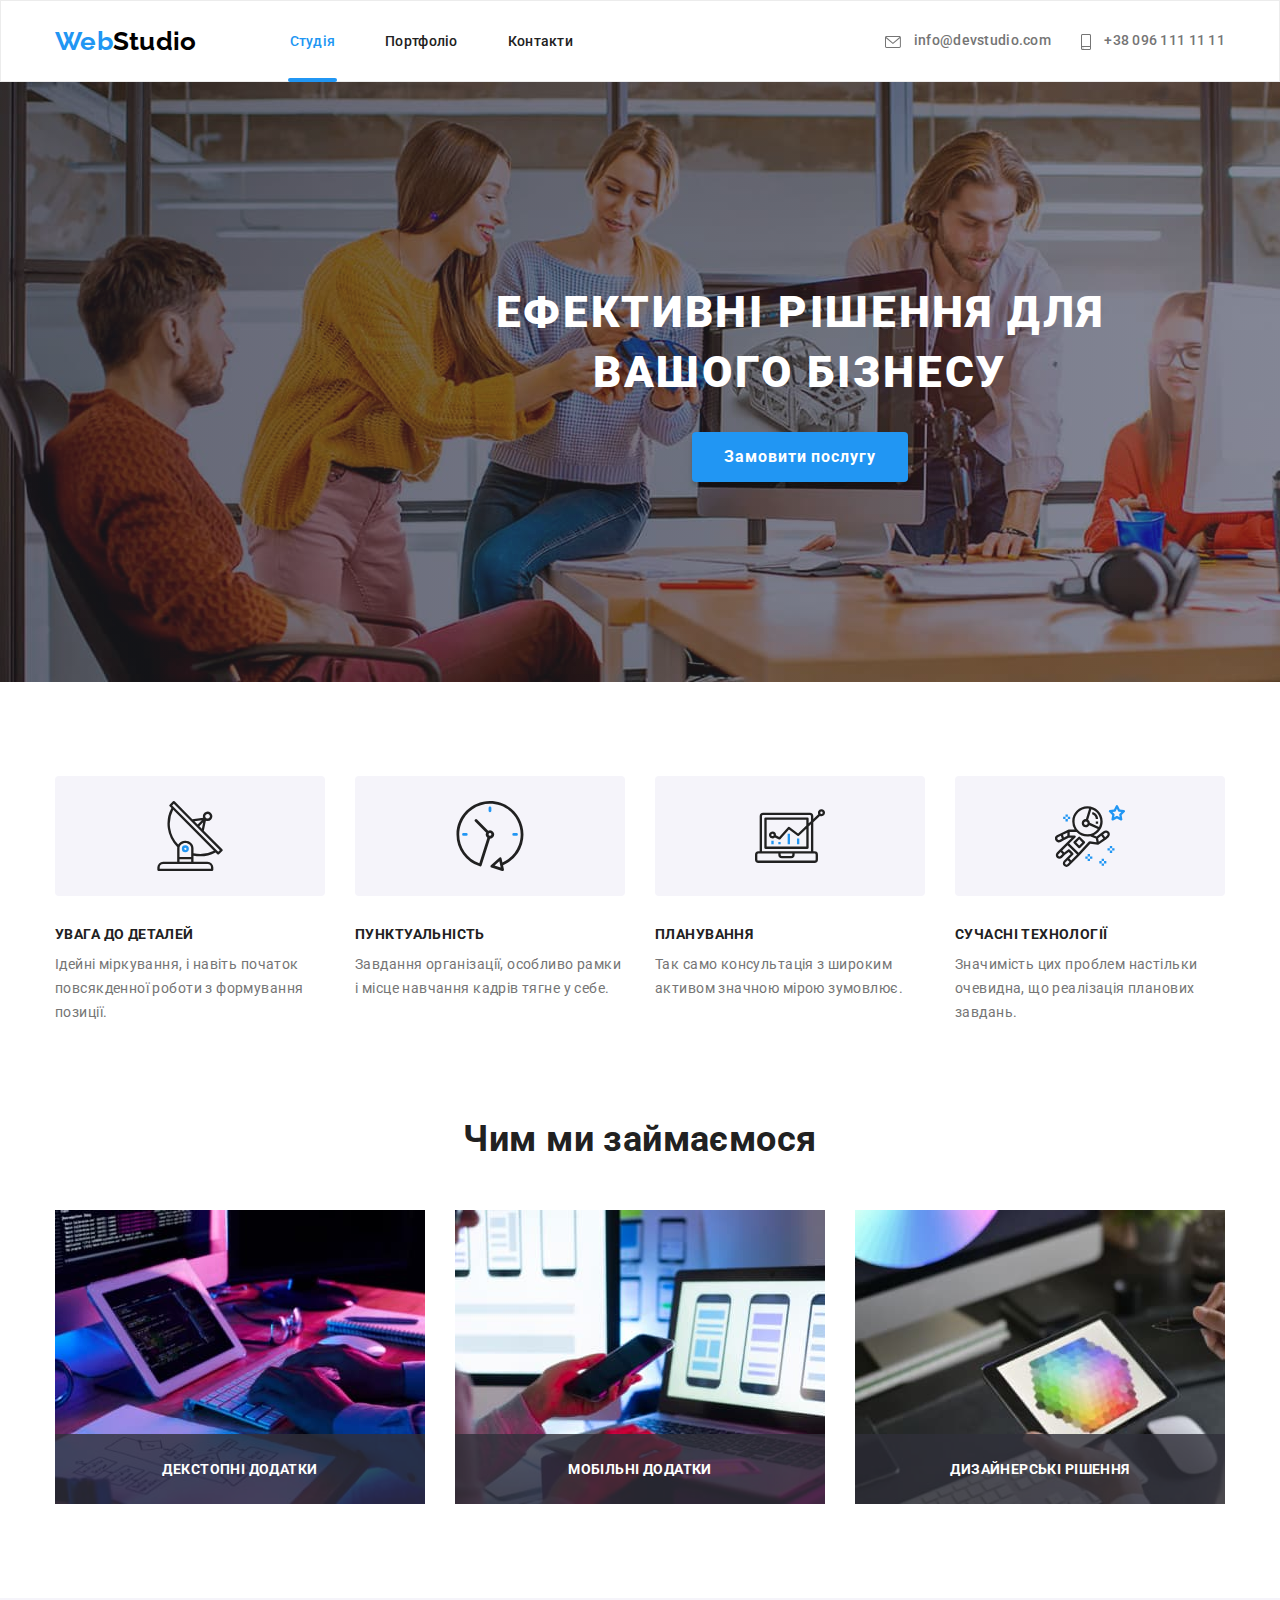
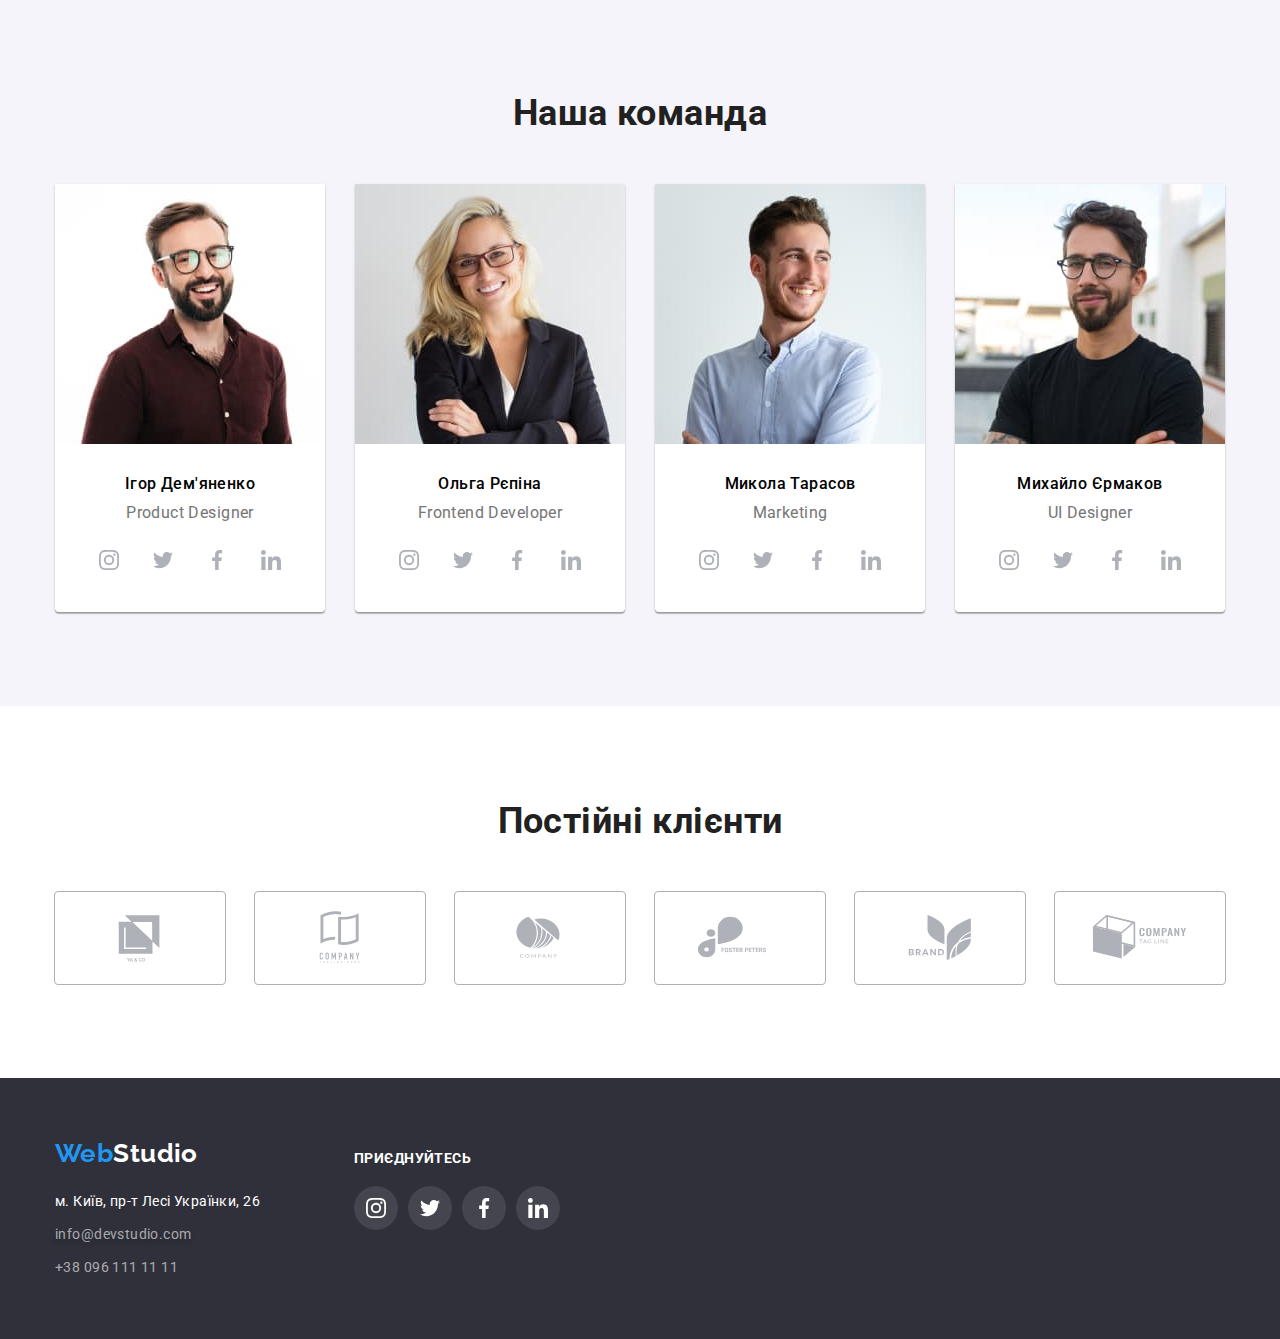
<file: index.html>
<!DOCTYPE html>
<html lang="uk">
  <head>
    <meta charset="utf-8" />
    <meta http-equiv="x-ua-compatible" content="ie=edge" />
    <meta name="viewport" content="width=device-width, initial-scale=1.0" />
    <title>WebStudio</title>

    <link rel="preconnect" href="https://fonts.googleapis.com" />
    <link rel="preconnect" href="https://fonts.gstatic.com" crossorigin />
    <link
      href="https://fonts.googleapis.com/css2?family=Raleway:wght@700&family=Roboto:wght@400;500;700;900&display=swap"
      rel="stylesheet"
    />

    <link
      rel="stylesheet"
      href="https://cdnjs.cloudflare.com/ajax/libs/modern-normalize/1.1.0/modern-normalize.min.css"
    />
    <link rel="stylesheet" href="./css/styles.css" />
  </head>
  <body>
    <!-- header -->
    <header class="page-header">
      <div class="container main-nav">
        <nav class="main-nav">
          <a class="logo link" href="#" lang="en"
            >Web<span class="logo-part-header">Studio</span></a
          >
          <ul class="site-nav list">
            <li class="item"><a class="link current" href="#">Студія</a></li>
            <li class="item">
              <a class="link" href="./portfolio.html">Портфоліо</a>
            </li>
            <li class="item"><a class="link" href="#">Контакти</a></li>
          </ul>
        </nav>
        <ul class="contacts-list list">
          <li class="item">
            <a class="link" href="mailto:info@devstudio.com" lang="en">
              <svg class="icons-header-contacts" width="16px" height="12px">
                <use href="./images/icons.svg#icon-envelope"></use>
              </svg>
              info@devstudio.com</a
            >
          </li>
          <li class="item">
            <a class="link" href="tel:+380961111111">
              <svg class="icons-header-contacts" width="10px" height="16px">
                <use href="./images/icons.svg#icon-smartphone"></use>
              </svg>
              +38 096 111 11 11
            </a>
          </li>
        </ul>
      </div>
    </header>
    <!-- main -->
    <main>
      <section class="hero section">
        <div class="container centered">
          <h1 class="main-title">Ефективні рішення для <br />вашого бізнесу</h1>
          <button class="btn-studio btn" type="button" data-modal-open>
            Замовити послугу
          </button>
        </div>
      </section>
      <!-- features section -->
      <section class="features section">
        <div class="container">
          <h2 class="visually-hidden">Особливості</h2>
          <ul class="features-list list">
            <li class="item">
              <div class="thumb-features">
                <svg class="icon-features" width="70" height="70">
                  <use href="./images/icons.svg#icon-antenna"></use>
                </svg>
              </div>
              <h3 class="features-list-header">Увага до деталей</h3>
              <p class="features-list-description">
                Ідейні міркування, і навіть початок повсякденної роботи з
                формування позиції.
              </p>
            </li>
            <li class="item">
              <div class="thumb-features">
                <svg class="icon-features" width="70" height="70">
                  <use href="./images/icons.svg#icon-clock"></use>
                </svg>
              </div>
              <h3 class="features-list-header">Пунктуальність</h3>
              <p class="features-list-description">
                Завдання організації, особливо рамки і місце навчання кадрів
                тягне у себе.
              </p>
            </li>
            <li class="item">
              <div class="thumb-features">
                <svg class="icon-features" width="70" height="70">
                  <use href="./images/icons.svg#icon-diagram"></use>
                </svg>
              </div>
              <h3 class="features-list-header">Планування</h3>
              <p class="features-list-description">
                Так само консультація з широким активом значною мірою зумовлює.
              </p>
            </li>
            <li class="item">
              <div class="thumb-features">
                <svg class="icon-features" width="70" height="70">
                  <use href="./images/icons.svg#icon-astronaut"></use>
                </svg>
              </div>
              <h3 class="features-list-header">Сучасні технології</h3>
              <p class="features-list-description">
                Значимість цих проблем настільки очевидна, що реалізація
                планових завдань.
              </p>
            </li>
          </ul>
        </div>
      </section>
      <!-- What we're doing -->
      <section class="works section">
        <h2 class="section-title">Чим ми займаємося</h2>
        <div class="container">
          <ul class="works-list list">
            <li class="item">
              <div class="works-thumb">
                <img
                  src="./images/box1.jpg"
                  alt="робота з планшетом та ПК"
                  width="370"
                />
                <div class="works-thumb-bgc">
                  <p class="works-text">Декстопні додатки</p>
                </div>
              </div>
            </li>
            <li class="item">
              <div class="works-thumb">
                <img
                  src="./images/box2.jpg"
                  alt="робота з ноутбуком"
                  width="370"
                />
                <div class="works-thumb-bgc">
                  <p class="works-text">Мобільні додатки</p>
                </div>
              </div>
            </li>
            <li class="item">
              <div class="works-thumb">
                <img
                  src="./images/box3.jpg"
                  alt="робота з планшетом"
                  width="370"
                />
                <div class="works-thumb-bgc">
                  <p class="works-text">Дизайнерські рішення</p>
                </div>
              </div>
            </li>
          </ul>
        </div>
      </section>
      <!-- our team -->
      <section class="team section">
        <h2 class="section-title">Наша команда</h2>
        <div class="container">
          <ul class="team-list list">
            <li class="item">
              <img
                src="./images/teamcard1.jpg"
                alt="молодий чоловік з бородою, в окулярах та коричневій рубашці, чорнявий"
                width="270"
              />
              <div class="team-list-container">
                <h3 class="team-list-header">Ігор Дем'яненко</h3>
                <p class="team-list-description" lang="en">Product Designer</p>

                <ul class="social-link-list list">
                  <li class="social-item">
                    <a class="social-link" href="">
                      <svg class="icon-social-link" width="20" height="20">
                        <use href="./images/icons.svg#icon-instagram"></use>
                      </svg>
                    </a>
                  </li>
                  <li class="social-item">
                    <a class="social-link link" href="#">
                      <svg class="icon-social-link" width="20" height="20">
                        <use href="./images/icons.svg#icon-twitter"></use>
                      </svg>
                    </a>
                  </li>
                  <li class="social-item">
                    <a class="social-link link" href="#">
                      <svg class="icon-social-link" width="20" height="20">
                        <use href="./images/icons.svg#icon-facebook"></use>
                      </svg>
                    </a>
                  </li>
                  <li class="social-item">
                    <a class="social-link link" href="#">
                      <svg class="icon-social-link" width="20" height="20">
                        <use href="./images/icons.svg#icon-linkedin"></use>
                      </svg>
                    </a>
                  </li>
                </ul>
              </div>
            </li>
            <li class="item">
              <img
                src="./images/teamcard2.jpg"
                alt="жінка, білявка в окулярах та діловому костюмі"
                width="270"
              />
              <div class="team-list-container">
                <h3 class="team-list-header">Ольга Рєпіна</h3>
                <p class="team-list-description" lang="en">
                  Frontend Developer
                </p>
                <ul class="social-link-list list">
                  <li class="social-item">
                    <a class="social-link" href="">
                      <svg class="icon-social-link" width="20" height="20">
                        <use href="./images/icons.svg#icon-instagram"></use>
                      </svg>
                    </a>
                  </li>
                  <li class="social-item">
                    <a class="social-link link" href="#">
                      <svg class="icon-social-link" width="20" height="20">
                        <use href="./images/icons.svg#icon-twitter"></use>
                      </svg>
                    </a>
                  </li>
                  <li class="social-item">
                    <a class="social-link link" href="#">
                      <svg class="icon-social-link" width="20" height="20">
                        <use href="./images/icons.svg#icon-facebook"></use>
                      </svg>
                    </a>
                  </li>
                  <li class="social-item">
                    <a class="social-link link" href="#">
                      <svg class="icon-social-link" width="20" height="20">
                        <use href="./images/icons.svg#icon-linkedin"></use>
                      </svg>
                    </a>
                  </li>
                </ul>
              </div>
            </li>
            <li class="item">
              <img
                src="./images/teamcard3.jpg"
                alt="молодий чоловік з бородою та в голубій сорочці, русий"
                width="270"
              />
              <div class="team-list-container">
                <h3 class="team-list-header">Микола Тарасов</h3>
                <p class="team-list-description" lang="en">Marketing</p>
                <ul class="social-link-list list">
                  <li class="social-item">
                    <a class="social-link" href="">
                      <svg class="icon-social-link" width="20" height="20">
                        <use href="./images/icons.svg#icon-instagram"></use>
                      </svg>
                    </a>
                  </li>
                  <li class="social-item">
                    <a class="social-link link" href="#">
                      <svg class="icon-social-link" width="20" height="20">
                        <use href="./images/icons.svg#icon-twitter"></use>
                      </svg>
                    </a>
                  </li>
                  <li class="social-item">
                    <a class="social-link link" href="#">
                      <svg class="icon-social-link" width="20" height="20">
                        <use href="./images/icons.svg#icon-facebook"></use>
                      </svg>
                    </a>
                  </li>
                  <li class="social-item">
                    <a class="social-link link" href="#">
                      <svg class="icon-social-link" width="20" height="20">
                        <use href="./images/icons.svg#icon-linkedin"></use>
                      </svg>
                    </a>
                  </li>
                </ul>
              </div>
            </li>

            <li class="item">
              <img
                src="./images/teamcard4.jpg"
                alt="молодий чоловік з бородою, в окулярах та в чорній сорочці, чорнявий"
                width="270"
              />
              <div class="team-list-container">
                <h3 class="team-list-header">Михайло Єрмаков</h3>
                <p class="team-list-description" lang="en">UI Designer</p>
                <ul class="social-link-list list">
                  <li class="social-item">
                    <a class="social-link" href="">
                      <svg class="icon-social-link" width="20" height="20">
                        <use href="./images/icons.svg#icon-instagram"></use>
                      </svg>
                    </a>
                  </li>
                  <li class="social-item">
                    <a class="social-link link" href="#">
                      <svg class="icon-social-link" width="20" height="20">
                        <use href="./images/icons.svg#icon-twitter"></use>
                      </svg>
                    </a>
                  </li>
                  <li class="social-item">
                    <a class="social-link link" href="#">
                      <svg class="icon-social-link" width="20" height="20">
                        <use href="./images/icons.svg#icon-facebook"></use>
                      </svg>
                    </a>
                  </li>
                  <li class="social-item">
                    <a class="social-link link" href="#">
                      <svg class="icon-social-link" width="20" height="20">
                        <use href="./images/icons.svg#icon-linkedin"></use>
                      </svg>
                    </a>
                  </li>
                </ul>
              </div>
            </li>
          </ul>
        </div>
      </section>
      <section class="clients section">
        <div class="container">
          <h2 class="section-title">Постійні клієнти</h2>
          <ul class="clients-list list">
            <li class="clients-item">
              <a class="clients-link link" href="">
                <svg class="icon-client" width="106" height="60">
                  <use href="./images/icons.svg#icon-client-1"></use>
                </svg>
              </a>
            </li>
            <li class="clients-item">
              <a class="clients-link link" href="">
                <svg class="icon-client" width="106" height="60">
                  <use href="./images/icons.svg#icon-client-2"></use>
                </svg>
              </a>
            </li>
            <li class="clients-item">
              <a class="clients-link link" href="">
                <svg class="icon-client" width="106" height="60">
                  <use href="./images/icons.svg#icon-client-3"></use>
                </svg>
              </a>
            </li>
            <li class="clients-item">
              <a class="clients-link link" href="">
                <svg class="icon-client" width="106" height="60">
                  <use href="./images/icons.svg#icon-client-4"></use>
                </svg>
              </a>
            </li>
            <li class="clients-item">
              <a class="clients-link link" href="">
                <svg class="icon-client" width="106" height="60">
                  <use href="./images/icons.svg#icon-client-5"></use>
                </svg>
              </a>
            </li>
            <li class="clients-item">
              <a class="clients-link link" href="">
                <svg class="icon-client" width="106" height="60">
                  <use href="./images/icons.svg#icon-client-6"></use>
                </svg>
              </a>
            </li>
          </ul>
        </div>
      </section>
    </main>
    <!-- footer -->
    <footer class="foo">
      <div class="container foooter-flex">
        <div>
          <a href="#" class="logo foot link" lang="en"
            >Web<span class="logo-part-footer">Studio</span></a
          >
          <address>
            <ul class="address-list list">
              <li class="item">
                <a
                  href="https://www.google.com/maps/d/embed?mid=10uSM3H-mIU3GznYo2szRIEphczw&hl=en_US&ehbc=2E312F"
                  target="_blank"
                  rel="noopener noreferrer nofollow"
                  class="address-link link"
                  >м. Київ, пр-т Лесі Українки, 26</a
                >
              </li>
              <li class="item">
                <a
                  href="mailto:info@devstudio.com"
                  lang="en"
                  class="foo-mail link"
                  >info@devstudio.com</a
                >
              </li>
              <li class="item">
                <a href="tel:+380961111111" class="foo-phone link"
                  >+38 096 111 11 11</a
                >
              </li>
            </ul>
          </address>
        </div>
        <div class="social-footer">
          <h2 class="foo-header">Приєднуйтесь</h2>
          <ul class="social-link-list list">
            <li class="social-item">
              <a class="social-link social-foo-link link" href="">
                <svg class="icon-social-link icon-foo" width="20" height="20">
                  <use href="./images/icons.svg#icon-instagram"></use>
                </svg>
              </a>
            </li>
            <li class="social-item">
              <a class="social-link social-foo-link link" href="#">
                <svg class="icon-social-link icon-foo" width="20" height="20">
                  <use href="./images/icons.svg#icon-twitter"></use>
                </svg>
              </a>
            </li>
            <li class="social-item">
              <a class="social-link social-foo-link link" href="#">
                <svg class="icon-social-link icon-foo" width="20" height="20">
                  <use href="./images/icons.svg#icon-facebook"></use>
                </svg>
              </a>
            </li>
            <li class="social-item">
              <a class="social-link social-foo-link link" href="#">
                <svg class="icon-social-link icon-foo" width="20" height="20">
                  <use href="./images/icons.svg#icon-linkedin"></use>
                </svg>
              </a>
            </li>
          </ul>
        </div>
      </div>
    </footer>

    <!-- overlay + modal -->
    <div class="backdrop is-hidden" data-modal>
      <div class="modal">
        <button class="button-close" type="button" data-modal-close>
          <svg class="icon-close-btn" width="11" height="11">
            <use href="./images/icons.svg#icon-close-btn"></use>
          </svg>
        </button>
      </div>
    </div>

    <script src="./js/modal.js"></script>
  </body>
</html>
</file>
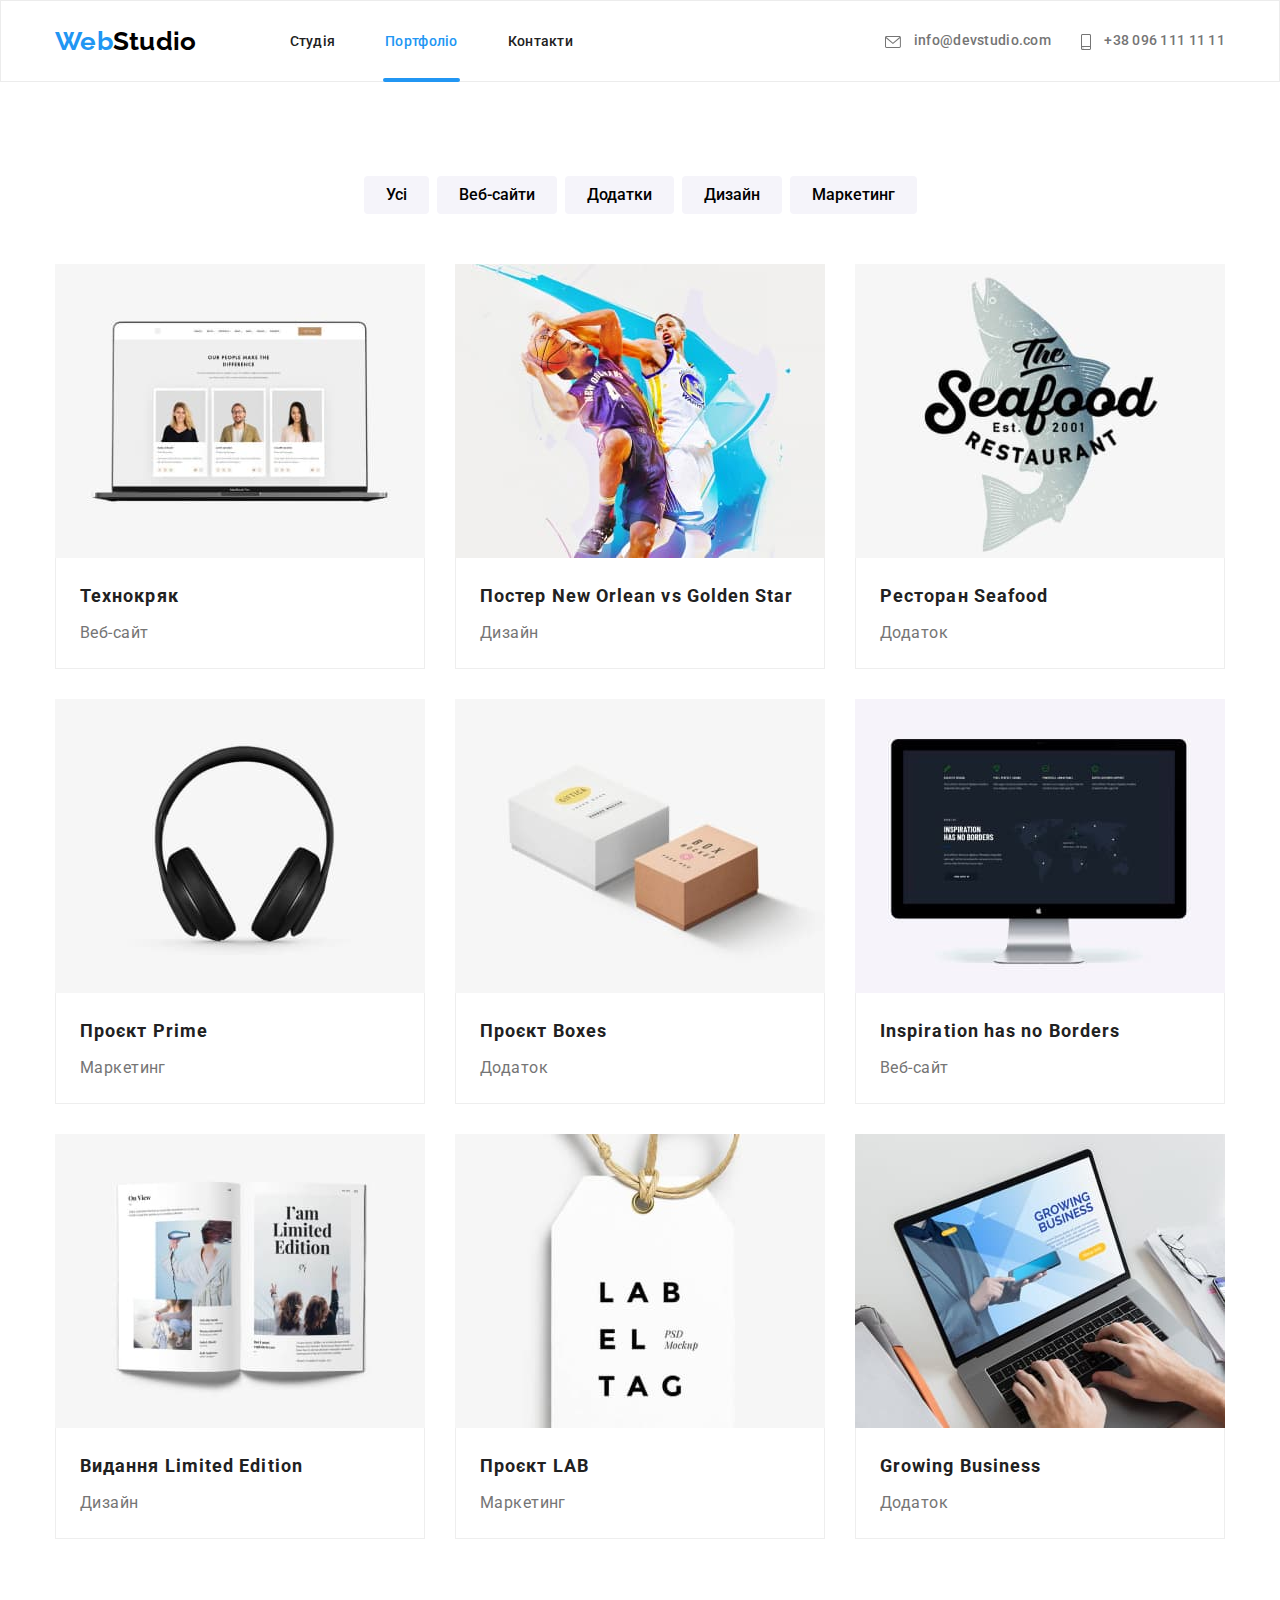
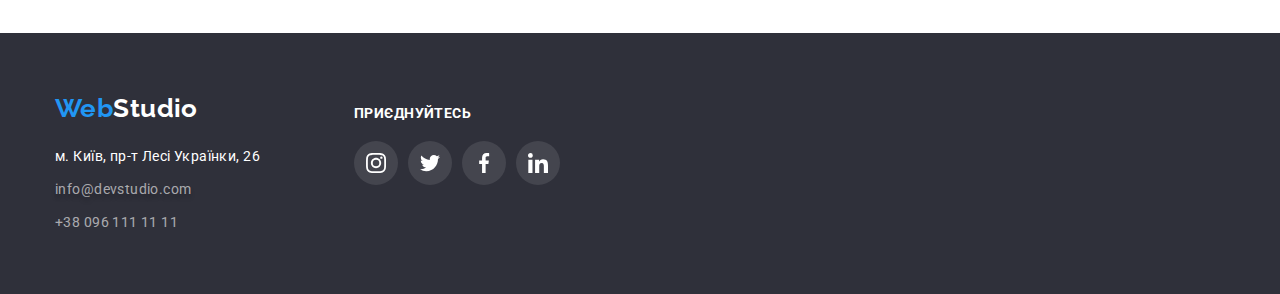
<file: portfolio.html>
<!DOCTYPE html>
<html lang="uk">
  <head>
    <meta charset="utf-8" />
    <meta http-equiv="x-ua-compatible" content="ie=edge" />
    <meta name="viewport" content="width=device-width, initial-scale=1.0" />
    <title>Portfolio</title>

    <link rel="preconnect" href="https://fonts.googleapis.com" />
    <link rel="preconnect" href="https://fonts.gstatic.com" crossorigin />
    <link
      href="https://fonts.googleapis.com/css2?family=Raleway:wght@700&family=Roboto:wght@400;500;700&display=swap"
      rel="stylesheet"
    />
    <link
      rel="stylesheet"
      href="https://cdnjs.cloudflare.com/ajax/libs/modern-normalize/1.1.0/modern-normalize.min.css"
    />
    <link rel="stylesheet" href="./css/styles.css" />
  </head>
  <body>
    <header class="page-header">
      <div class="container main-nav">
        <nav class="main-nav">
          <a href="./index.html" class="logo link" lang="en"
            >Web<span class="logo-part-header">Studio</span></a
          >
          <ul class="site-nav list">
            <li class="item"><a href="./index.html" class="link">Студія</a></li>
            <li class="item">
              <a href="#" class="link current">Портфоліо</a>
            </li>
            <li class="item"><a href="#" class="link">Контакти</a></li>
          </ul>
        </nav>
        <ul class="contacts-list list">
          <li class="item">
            <a href="mailto:info@devstudio.com" lang="en" class="link">
              <svg class="icons-header-contacts" width="16px" height="12px">
                <use href="./images/icons.svg#icon-envelope"></use>
              </svg>
              info@devstudio.com</a
            >
          </li>
          <li class="item">
            <a href="tel:+380961111111" class="link">
              <svg class="icons-header-contacts" width="10px" height="16px">
                <use href="./images/icons.svg#icon-smartphone"></use>
              </svg>
              +38 096 111 11 11
            </a>
          </li>
        </ul>
      </div>
    </header>
    <!-- main -->
    <main>
      <section class="portfolio-projects section">
        <h1 class="visually-hidden">Наші проєкти</h1>
        <div class="container">
          <ul class="portfolio-btn-list list">
            <li class="item"><button type="button" class="btn">Усі</button></li>
            <li class="item">
              <button type="button" class="btn">Веб-сайти</button>
            </li>
            <li class="item">
              <button type="button" class="btn">Додатки</button>
            </li>
            <li class="item">
              <button type="button" class="btn">Дизайн</button>
            </li>
            <li class="item">
              <button type="button" class="btn">Маркетинг</button>
            </li>
          </ul>

          <ul class="portfolio-projects-list list">
            <li class="item">
              <a class="project-link link" href="#">
                <div class="projects-thumb">
                  <img
                    src="./images/project1.jpg"
                    alt="лептоп з зображеннням сайту з трьома фото, на яких дві жінки та чоловік"
                    width="370"
                  />
                  <div class="projects-overlay">
                    <p class="projects-thumb-text">
                      Ресурс пропонує комплексні пропозиції з різним рівнем
                      функціоналу та сервісів. Все це дозволить відвідувачу
                      отримати вичерпні відомості про компанію чи приватну
                      особу.
                    </p>
                  </div>
                </div>
                <div class="border-div">
                  <h2 class="portfolio-projects-list-header">Технокряк</h2>
                  <p class="portfolio-projects-list-description">Веб-сайт</p>
                </div>
              </a>
            </li>
            <li class="item">
              <a class="project-link link" href="#">
                <div class="projects-thumb">
                  <img
                    src="./images/project2.jpg"
                    alt="два гравця в баскетбол, один з м'ячем в стрибку, інший намагається вибити м'яч"
                    width="370"
                  />
                  <div class="projects-overlay">
                    <p class="projects-thumb-text">
                      Lorem, ipsum dolor sit amet consectetur adipisicing elit.
                      Obcaecati quidem blanditiis officia velit. Voluptates,
                      sunt numquam?
                    </p>
                  </div>
                </div>
                <div class="border-div">
                  <h2 class="portfolio-projects-list-header">
                    Постер New Orlean vs Golden Star
                  </h2>
                  <p class="portfolio-projects-list-description">Дизайн</p>
                </div>
              </a>
            </li>
            <li class="item">
              <a class="project-link link" href="#">
                <div class="projects-thumb">
                  <img
                    src="./images/project3.jpg"
                    alt="зображення риби з назвою ресторану морська їжа, основанов в 2001 році"
                    width="370"
                  />
                  <div class="projects-overlay">
                    <p class="projects-thumb-text">
                      Lorem ipsum dolor sit amet, consectetur adipisicing elit.
                      Maxime cupiditate facere incidunt saepe et nesciunt?
                    </p>
                  </div>
                </div>
                <div class="border-div">
                  <h2 class="portfolio-projects-list-header">
                    Ресторан Seafood
                  </h2>
                  <p class="portfolio-projects-list-description">Додаток</p>
                </div>
              </a>
            </li>
            <li class="item">
              <a class="project-link link" href="#">
                <div class="projects-thumb">
                  <img
                    src="./images/project4.jpg"
                    alt="безпровідні повнорозмірні навушники чорного кольору"
                    width="370"
                  />
                  <div class="projects-overlay">
                    <p class="projects-thumb-text">
                      Lorem ipsum dolor sit amet consectetur adipisicing elit.
                      Asperiores a unde corporis non. Veniam voluptates corporis
                      porro recusandae, enim aliquid.
                    </p>
                  </div>
                </div>
                <div class="border-div">
                  <h2 class="portfolio-projects-list-header">Проєкт Prime</h2>
                  <p class="portfolio-projects-list-description">Маркетинг</p>
                </div>
              </a>
            </li>
            <li class="item">
              <a class="project-link link" href="#">
                <div class="projects-thumb">
                  <img
                    src="./images/project5.jpg"
                    alt="дві картонні коробки різних розмірів"
                    width="370"
                  />
                  <div class="projects-overlay">
                    <p class="projects-thumb-text">
                      Lorem ipsum dolor sit amet consectetur adipisicing elit.
                      Unde hic fugiat iste ut voluptate ad, soluta explicabo
                      dignissimos enim, corporis expedita mollitia.
                    </p>
                  </div>
                </div>
                <div class="border-div">
                  <h2 class="portfolio-projects-list-header">Проєкт Boxes</h2>
                  <p class="portfolio-projects-list-description">Додаток</p>
                </div>
              </a>
            </li>
            <li class="item">
              <a class="project-link link" href="#">
                <div class="projects-thumb">
                  <img
                    src="./images/project6.jpg"
                    alt="аймак з відображенням сайту з написом натхнення без кордонів"
                    width="370"
                  />
                  <div class="projects-overlay">
                    <p class="projects-thumb-text">
                      Lorem, ipsum dolor sit amet consectetur adipisicing elit.
                      Laborum non dolorum qui omnis velit? Nesciunt esse amet
                      nemo quas animi illum. Iusto quae dolores totam cumque
                      ratione!
                    </p>
                  </div>
                </div>
                <div class="border-div">
                  <h2 class="portfolio-projects-list-header">
                    Inspiration has no Borders
                  </h2>
                  <p class="portfolio-projects-list-description">Веб-сайт</p>
                </div>
              </a>
            </li>
            <li class="item">
              <a class="project-link link" href="#">
                <div class="projects-thumb">
                  <img
                    src="./images/project7.jpg"
                    alt="розгорнута книга з зображеннями жінок"
                    width="370"
                  />
                  <div class="projects-overlay">
                    <p class="projects-thumb-text">
                      Lorem ipsum, dolor sit amet consectetur adipisicing elit.
                      Unde consequuntur suscipit repellendus necessitatibus, cum
                      tempore hic perspiciataceat, ullam impedit fugit soluta
                      eum asperiores assumenda!
                    </p>
                  </div>
                </div>
                <div class="border-div">
                  <h2 class="portfolio-projects-list-header">
                    Видання Limited Edition
                  </h2>
                  <p class="portfolio-projects-list-description">Дизайн</p>
                </div>
              </a>
            </li>
            <li class="item">
              <a class="project-link link" href="#">
                <div class="projects-thumb">
                  <img
                    src="./images/project8.jpg"
                    alt="ярлик з написом лаб ел таг"
                    width="370"
                  />
                  <div class="projects-overlay">
                    <p class="projects-thumb-text">
                      Lorem ipsum, dolor sit amet consectetur adipisicing elit.
                      Unde consequunturriores assumenda!
                    </p>
                  </div>
                </div>
                <div class="border-div">
                  <h2 class="portfolio-projects-list-header">Проєкт LAB</h2>
                  <p class="portfolio-projects-list-description">Маркетинг</p>
                </div>
              </a>
            </li>
            <li class="item">
              <a class="project-link link" href="#">
                <div class="projects-thumb">
                  <img
                    src="./images/project9.jpg"
                    alt="лептоп з відображенням сайту зростаючий бізнес"
                    width="370"
                  />
                  <div class="projects-overlay">
                    <p class="projects-thumb-text">
                      Lorem ipsum, dolor sit amet consectetur adipisicing elit.
                      Unde consequuntur suscipit repellendus necessitatibus, cum
                      tempore hic perspiciatis itaqllam impedit fugit soluta eum
                      asperiores assumenda!
                    </p>
                  </div>
                </div>
                <div class="border-div">
                  <h2 class="portfolio-projects-list-header">
                    Growing Business
                  </h2>
                  <p class="portfolio-projects-list-description">Додаток</p>
                </div>
              </a>
            </li>
          </ul>
        </div>
      </section>
    </main>
    <!-- footer -->
    <footer class="foo">
      <div class="container foooter-flex">
        <div>
          <a href="./index.html" class="logo foot link" lang="en"
            >Web<span class="logo-part-footer">Studio</span></a
          >
          <address>
            <ul class="address-list list">
              <li class="item">
                <a
                  href="https://www.google.com/maps/d/embed?mid=10uSM3H-mIU3GznYo2szRIEphczw&hl=en_US&ehbc=2E312F"
                  target="_blank"
                  rel="noopener noreferrer nofollow"
                  class="address-link link"
                  >м. Київ, пр-т Лесі Українки, 26</a
                >
              </li>
              <li class="item">
                <a
                  href="mailto:info@devstudio.com"
                  lang="en"
                  class="foo-mail link"
                  >info@devstudio.com</a
                >
              </li>
              <li class="item">
                <a href="tel:+380961111111" class="foo-phone link"
                  >+38 096 111 11 11</a
                >
              </li>
            </ul>
          </address>
        </div>
        <div class="social-footer">
          <h2 class="foo-header">Приєднуйтесь</h2>
          <ul class="social-link-list list">
            <li class="social-item">
              <a class="social-link social-foo-link link" href="">
                <svg class="icon-social-link icon-foo" width="20" height="20">
                  <use href="./images/icons.svg#icon-instagram"></use>
                </svg>
              </a>
            </li>
            <li class="social-item">
              <a class="social-link social-foo-link link" href="#">
                <svg class="icon-social-link icon-foo" width="20" height="20">
                  <use href="./images/icons.svg#icon-twitter"></use>
                </svg>
              </a>
            </li>
            <li class="social-item">
              <a class="social-link social-foo-link link" href="#">
                <svg class="icon-social-link icon-foo" width="20" height="20">
                  <use href="./images/icons.svg#icon-facebook"></use>
                </svg>
              </a>
            </li>
            <li class="social-item">
              <a class="social-link social-foo-link link" href="#">
                <svg class="icon-social-link icon-foo" width="20" height="20">
                  <use href="./images/icons.svg#icon-linkedin"></use>
                </svg>
              </a>
            </li>
          </ul>
        </div>
      </div>
    </footer>
  </body>
</html>
</file>
<file: css/styles.css>
:root {
  --main-grey-color: #757575;
  --black-color: #212121;
  --blue-color: #2196f3;
  --bg-color-dark: #2f303a;
  --bg-color-light: #f5f4fa;
  --icon-color: #afb1b8;
  --timing-control: cubic-bezier(0.4, 0, 0.2, 1);
}

/* скрываем ненужные нам штуки :) */

.visually-hidden {
  position: absolute;
  width: 1px;
  height: 1px;
  padding: 0;
  margin: -1px;
  overflow: hidden;
  clip: rect(0 0 0 0);
  clip-path: inset(50%);
  white-space: nowrap;
  border: 0;
}

/* general styles */

body {
  font-family: Roboto, sans-serif;
  font-size: 14px;
  letter-spacing: 0.03em;
}

.btn {
  padding: 0;
  font-size: 16px;
  cursor: pointer;
  border: transparent;
  border-radius: 4px;
}

.list {
  padding: 0;
  margin: 0;
  list-style: none;
}

.link {
  text-decoration: none;
}

.section {
  padding-top: 94px;
  padding-bottom: 94px;
}

.section-title {
  margin-top: 0;
  margin-bottom: 50px;
  font-size: 36px;
  font-weight: 700;
  line-height: calc(42 / 36);
  color: var(--black-color);
  text-align: center;
}

.container {
  width: 1200px;
  padding-inline: 15px;
  margin: 0 auto;
}

.container.centered {
  text-align: center;
}

/* header general */
.page-header {
  font-weight: 500;
  line-height: calc(16 / 14);
  letter-spacing: 0.02em;
  border: 1px solid #ececec;
}

.main-nav {
  display: flex;
  align-items: center;
}

.logo {
  font-family: Raleway, sans-serif;
  font-size: 26px;
  font-weight: 700;
  line-height: calc(31 / 26);
  color: var(--blue-color);
}

.logo-part-header {
  margin-right: 93px;
  color: #000;
}

.site-nav {
  display: flex;
}

.icons-header-contacts {
  margin-right: 10px;
  vertical-align: middle;
  fill: currentcolor;
}

.contacts-list .link {
  color: var(--main-grey-color);
  transition: color 250ms var(--timing-control);
}

.features-list > .item {
  width: calc((100% - 30px * 3) / 4);
}

.works-list > .item {
  line-height: 0;
}

.team-list > .item {
  width: 270px;
  line-height: 0;
  background: #fff;
  border-radius: 0 0 4px 4px;
  box-shadow: 0 1px 3px rgb(0 0 0 / 12%), 0 1px 1px rgb(0 0 0 / 14%),
    0 2px 1px rgb(0 0 0 / 20%);
}

.portfolio-projects-list > .item {
  line-height: 0;
}

.address-list .link {
  color: rgb(255 255 255 / 60%);
}

.site-nav .item:not(:last-child) {
  margin-right: 50px;
}

.contacts-list .item:not(:last-child) {
  margin-right: 30px;
}

.site-nav .link {
  display: block;
  padding-top: 32px;
  padding-bottom: 32px;
  color: var(--black-color);
  transition: color 250ms var(--timing-control);
}

/* Текущая страница */
.site-nav .current {
  position: relative;
  color: var(--blue-color);
}

.site-nav .current::after {
  position: absolute;
  bottom: -1px;
  left: -3.75%;
  display: block;
  width: 107.5%;
  height: 4px;
  content: "";
  background-color: var(--blue-color);
  border-radius: 2px;
}

.contacts-list {
  display: flex;
  margin-left: auto;
}

.site-nav .link:hover,
.site-nav .link:focus,
.contacts-list .link:hover,
.contacts-list .link:focus {
  color: var(--blue-color);
  outline: none;
}

/* page studio begin */

/* hero section */
.hero {
  width: 1600px;
  padding-top: 200px;
  padding-bottom: 200px;
  margin: 0 auto;
  background: linear-gradient(
      to right,
      rgb(47 48 58 / 40%),
      rgb(196 196 196 / 10%)
    ),
    url("../images/Img-bg.jpg");
  background-repeat: no-repeat;
}

.main-title {
  margin-top: 0;
  margin-bottom: 0;
  font-size: 44px;
  font-weight: 900;
  line-height: calc(60 / 44);
  color: #fff;
  text-align: center;
  text-transform: uppercase;
  letter-spacing: 0.06em;
}

.btn-studio {
  padding: 10px 32px;
  margin-top: 30px;
  font-weight: 700;
  line-height: calc(30 / 16);
  color: #fff;
  letter-spacing: 0.06em;
  background-color: var(--blue-color);
  box-shadow: 0 4px 4px rgb(0 0 0 / 15%);
  transition: background-color 250ms var(--timing-control),
    box-shadow 250ms var(--timing-control);
}

.btn-studio:hover,
.btn-studio:focus {
  background-color: #188ce8;
  outline: none;
}

/* features section */

.thumb-features {
  height: 120px;
  padding: 25px 100px;
  margin-bottom: 30px;
  background-color: var(--bg-color-light);
  border-radius: 4px;
}

.features-list {
  display: flex;
  flex-wrap: wrap;
}

.features-list > .item:not(:nth-child(4n)) {
  margin-right: 30px;
}

.features-list-header {
  margin-top: 0;
  margin-bottom: 10px;
  font-size: 14px;
  font-weight: 700;
  line-height: 16px;
  color: var(--black-color);
  text-transform: uppercase;
}

.features-list-description {
  margin-top: 0;
  margin-bottom: 0;
  line-height: calc(24 / 14);
  color: var(--main-grey-color);
}

/* section works */
.works {
  padding-top: 0;
}

.works-list {
  display: flex;
  flex-wrap: wrap;
}

.works-list > .item:not(:nth-child(3n)) {
  margin-right: 30px;
}

.works-thumb {
  position: relative;
}

.works-thumb-bgc {
  position: absolute;
  bottom: 0;
  left: 0;
  width: 100%;
  padding-block: 27px;
  background-color: rgba(47 48 58 / 80%);
}

.works-text {
  margin-block: 0;
  font-weight: 700;
  line-height: calc(16 / 14);
  color: #fff;
  text-align: center;
  text-transform: uppercase;
}

/* team section */
.team.section {
  padding-top: 94px;
  padding-bottom: 94px;
  background-color: var(--bg-color-light);
}

.team-list {
  display: flex;
  flex-wrap: wrap;
}

.social-link-list {
  display: flex;
  justify-content: center;
}

.social-item {
  display: flex;
  align-items: center;
  justify-content: center;
}

.social-item:not(:first-child) {
  margin-left: 10px;
}

.social-link {
  display: flex;
  align-items: center;
  justify-content: center;
  width: 44px;
  height: 44px;
  border-radius: 50%;
  fill: var(--icon-color);
  transition: color 250ms var(--timing-control),
    background-color 250ms var(--timing-control);
}

.social-link:hover,
.social-link:focus {
  background-color: var(--blue-color);
  outline: none;
  fill: #fff;
}

.team-list > .item:not(:nth-child(4n)) {
  margin-right: 30px;
}

.team-list-container {
  padding: 30px 32px;
}

.team-list-header {
  margin-top: 0;
  margin-bottom: 10px;
  font-size: 16px;
  font-weight: 500;
  line-height: calc(19 / 16);
  text-align: center;
}

.team-list-description {
  margin-top: 0;
  margin-bottom: 16px;
  font-size: 16px;
  font-weight: 400;
  line-height: calc(19 / 16);
  color: var(--main-grey-color);
  text-align: center;
}

/* section clients begin */
.clients-list {
  display: flex;
  justify-content: center;
}

.clients-item {
  display: flex;
  align-items: center;
  justify-content: center;
  width: 170px;
  height: 92px;
}

.clients-item:not(:first-child) {
  margin-left: 30px;
}

.clients-link {
  display: flex;
  padding: 16px 32px;
  border: 1px solid var(--icon-color);
  border-radius: 4px;
  fill: var(--icon-color);
  transition: border-color 250ms var(--timing-control),
    fill 250ms var(--timing-control);
}

.clients-link:hover,
.clients-link:focus {
  border-color: var(--blue-color);
  outline: none;
  fill: var(--blue-color);
}

/* section clients end  */

/* overlay & modal */

.backdrop {
  position: fixed;
  top: 0;
  left: 0;
  width: 100%;
  height: 100%;
  background-color: rgb(0 0 0 / 20%);
  transition: opacity 500ms var(--timing-control),
    transform 500ms var(--timing-control);
  transform: scale(1);
}

.backdrop.is-hidden {
  pointer-events: none;
  opacity: 0;
  transform: scale(1.1);
}

.modal {
  position: absolute;
  top: 50%;
  left: 50%;
  min-width: 528px;
  min-height: 581px;
  background-color: #fff;
  border-radius: 4px;
  box-shadow: 0 1px 3px rgb(0 0 0 / 12%), 0 1px 1px rgb(0 0 0 / 14%),
    0 2px 1px rgb(0 0 0 / 20%);
  transform: translate(-50%, -50%);
}

.button-close {
  position: absolute;
  top: 8px;
  right: 8px;
  display: flex;
  align-items: center;
  justify-content: center;
  width: 30px;
  height: 30px;
  cursor: pointer;
  background-color: #fff;
  border: 1px solid rgb(0 0 0 / 10%);
  border-radius: 50%;
  transition: color 250ms var(--timing-control);
}

.icon-close-btn {
  position: relative;
  fill: #000;
}

.button-close:hover .icon-close-btn {
  fill: var(--blue-color);
}

.button-close:hover {
  border-color: var(--blue-color);
  box-shadow: 0 1px 3px rgb(0 0 0 / 12%), 0 1px 1px rgb(0 0 0 / 14%),
    0 2px 1px rgb(0 0 0 / 20%);
}

/* page studio end */

/* page portfolio begin */

/* Section projects */

.portfolio-btn-list {
  display: flex;
  justify-content: center;
  margin-bottom: 50px;
}

.portfolio-btn-list > .item:not(:last-child) {
  margin-right: 8px;
}

.portfolio-btn-list .btn {
  padding: 6px 22px;
  font-weight: 500;
  line-height: calc(26 / 16);
  text-align: center;
  background-color: var(--bg-color-light);
  transition: color 250ms var(--timing-control),
    background-color 250ms var(--timing-control),
    box-shadow 250ms var(--timing-control);
}

.portfolio-btn-list .btn:hover,
.portfolio-btn-list .btn:focus {
  color: #fff;
  background-color: var(--blue-color);
  outline: none;
  box-shadow: 0 3px 1px rgb(0 0 0 / 10%), 0 1px 2px rgb(0 0 0 / 8%),
    0 2px 2px rgb(0 0 0 / 12%);
}

.portfolio-projects-list {
  display: flex;
  flex-wrap: wrap;
}

.portfolio-projects-list > .item:not(:nth-child(3n)) {
  margin-right: 30px;
}

.portfolio-projects-list > .item:not(:nth-last-child(-n + 3)) {
  margin-bottom: 30px;
}

.projects-thumb {
  position: relative;
  overflow: hidden;
}

.projects-overlay {
  position: absolute;
  width: 370px;
  min-height: 294px;
  padding: 63px 24px;
  background-color: rgb(33 150 243 / 90%);
  transition: transform 250ms;
}

.projects-thumb-text {
  margin-block: 0;
  font-size: 18px;
  line-height: calc(28 / 18);
  color: #fff;
}

.border-div {
  padding: 20px 24px;
  border: 1px solid #eee;
  border-top: none;
}

.portfolio-projects-list-header {
  margin-top: 0;
  margin-bottom: 0;
  font-size: 18px;
  font-weight: 700;
  line-height: calc(36 / 18);
  color: var(--black-color);
  letter-spacing: 0.06em;
}

.portfolio-projects-list-description {
  margin-top: 4px;
  margin-bottom: 0;
  font-size: 16px;
  line-height: calc(30 / 16);
  color: var(--main-grey-color);
}

.project-link {
  display: block;
  transition: box-shadow 250ms var(--timing-control);
}

.project-link:hover,
.project-link:focus {
  outline: none;
  box-shadow: 0 1px 1px rgb(0 0 0 / 12%), 0 4px 4px rgb(0 0 0 / 6%),
    1px 4px 6px rgb(0 0 0 / 16%);
}

.project-link:hover .projects-overlay,
.project-link:focus .projects-overlay {
  transform: translateY(-100%);
}

/* page portfolio end */

/* footer General */
.foo {
  padding-top: 60px;
  padding-bottom: 60px;
  background-color: var(--bg-color-dark);
}

.container.foooter-flex {
  display: flex;
}

.logo.foot {
  display: block;
  margin-bottom: 20px;
}

.logo-part-footer {
  color: #fff;
}

.address-list {
  font-style: normal;
  line-height: calc(24 / 14);
}

.address-list > .item:not(:last-child) {
  margin-bottom: 9px;
}

.address-list .foo-mail {
  text-shadow: 0 4px 4px rgb(0 0 0 / 25%);
}

.address-list .address-link {
  color: #fff;
}

.social-footer {
  margin-left: 94px;
}

.foo-header {
  margin: 12px 0 20px;
  font-size: inherit;
  font-weight: 700;
  line-height: calc(16 / 14);
  color: #fff;
  text-transform: uppercase;
}

.social-foo-link {
  background-color: rgb(255 255 255 / 10%);
  fill: #fff;
}
</file>
